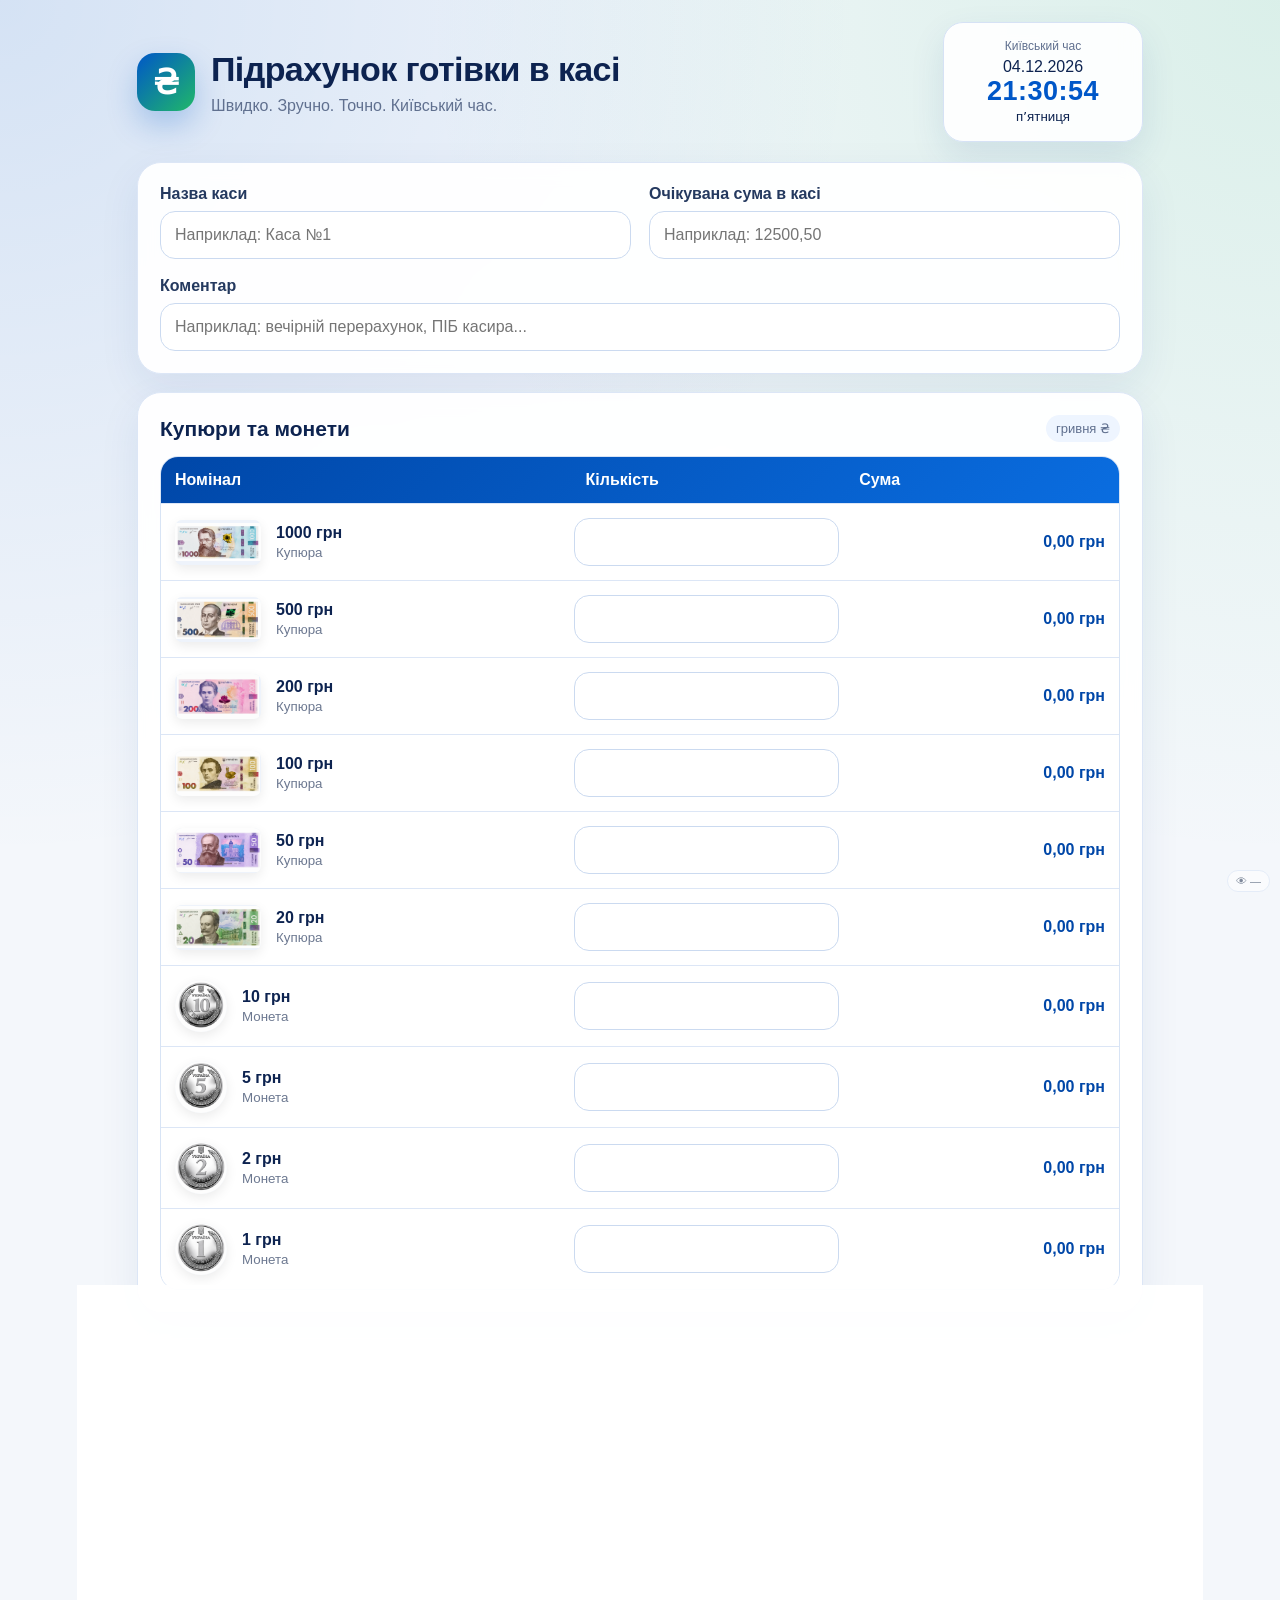
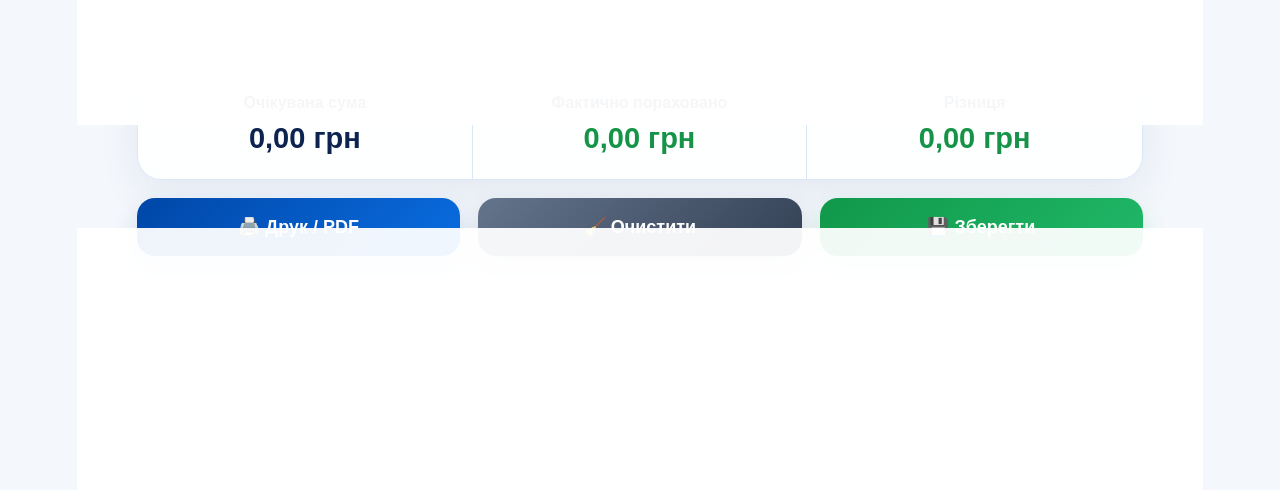
<file: index.html>
<!DOCTYPE html>
<html lang="uk">
<head>
  <meta charset="UTF-8" />
  <meta name="viewport" content="width=device-width, initial-scale=1.0" />

  <title>Підрахунок готівки в касі</title>

  <link rel="icon" href="favicon.svg" type="image/svg+xml" />
  <link rel="stylesheet" href="style.css" />
</head>
<body>

<div class="visitor-counter" title="Унікальні відвідувачі сайту">
  👁 <span id="visitorCounter">—</span>
</div>

<div class="app">

  <header class="header">
    <div class="brand">
      <div class="brand-icon">₴</div>
      <div>
        <h1>Підрахунок готівки в касі</h1>
        <p>Швидко. Зручно. Точно. Київський час.</p>
      </div>
    </div>

    <div class="clock">
      <div class="clock-label">Київський час</div>
      <div id="liveDate">--.--.----</div>
      <strong id="liveTime">--:--:--</strong>
      <small id="liveDay">---</small>
    </div>
  </header>

  <section class="card form-card">
    <label>
      Назва каси
      <input id="cashName" placeholder="Наприклад: Каса №1">
    </label>

    <label>
      Очікувана сума в касі
      <input id="expected" type="text" inputmode="decimal" placeholder="Наприклад: 12500,50">
    </label>

    <label class="wide">
      Коментар
      <input id="comment" placeholder="Наприклад: вечірній перерахунок, ПІБ касира...">
    </label>
  </section>

  <section class="card">
    <div class="section-title">
      <h2>Купюри та монети</h2>
      <span>гривня ₴</span>
    </div>

    <div class="table">
      <div class="table-head">
        <div>Номінал</div>
        <div>Кількість</div>
        <div>Сума</div>
      </div>

      <div id="moneyRows"></div>
    </div>
  </section>

  <section class="card">
    <div class="section-title">
      <h2>Додатково</h2>
      <span>додається до каси</span>
    </div>

    <div class="table">
      <div id="extraRows"></div>
    </div>
  </section>

  <section class="summary">
    <div>
      <span>Очікувана сума</span>
      <strong id="expectedTotal">0,00 грн</strong>
    </div>

    <div>
      <span>Фактично пораховано</span>
      <strong class="green" id="actualTotal">0,00 грн</strong>
    </div>

    <div>
      <span>Різниця</span>
      <strong id="differenceTotal">0,00 грн</strong>
    </div>
  </section>

  <div class="actions">
    <button onclick="printReport()">🖨️ Друк / PDF</button>
    <button class="clear" onclick="clearForm()">🧹 Очистити</button>
    <button class="save" onclick="saveCount()">💾 Зберегти</button>
  </div>

  <section class="card">
    <div class="section-title">
      <h2>📁 Архів перерахунків</h2>
      <span>останні 30</span>
    </div>

    <input id="searchHistory" class="search" placeholder="Пошук по даті, сумі, коментарю...">

    <div id="historyList" class="history"></div>
  </section>

</div>

<div id="printArea"></div>

<script src="script.js"></script>
</body>
</html>
</file>
<file: style.css>
* {
  box-sizing: border-box;
}

body {
  margin: 0;
  font-family: Arial, sans-serif;
  background:
    radial-gradient(circle at top left, rgba(0,87,200,.13), transparent 35%),
    radial-gradient(circle at top right, rgba(32,184,105,.12), transparent 35%),
    #f4f7fb;
  color: #0d2350;
}

.app {
  max-width: 1050px;
  margin: auto;
  padding: 22px;
}

.visitor-counter {
  position: fixed;
  right: 10px;
  bottom: 8px;
  z-index: 999;
  font-size: 11px;
  color: #3f4d67;
  background: rgba(255,255,255,0.86);
  border: 1px solid #dce6f6;
  padding: 4px 8px;
  border-radius: 20px;
  opacity: 0.65;
  user-select: none;
}

.header {
  display: flex;
  justify-content: space-between;
  gap: 20px;
  align-items: center;
  margin-bottom: 20px;
}

.brand {
  display: flex;
  align-items: center;
  gap: 16px;
}

.brand-icon {
  width: 58px;
  height: 58px;
  border-radius: 18px;
  background: linear-gradient(135deg, #0057c8, #20b869);
  color: white;
  display: grid;
  place-items: center;
  font-size: 34px;
  font-weight: 900;
  box-shadow: 0 14px 30px rgba(0,87,200,.25);
}

h1 {
  margin: 0;
  font-size: 34px;
  letter-spacing: -0.6px;
}

p {
  margin: 8px 0 0;
  color: #60708f;
}

.clock {
  background: rgba(255,255,255,.9);
  border: 1px solid #d6e2f5;
  border-radius: 20px;
  padding: 16px 28px;
  text-align: center;
  box-shadow: 0 14px 35px rgba(20,70,140,.10);
  min-width: 200px;
  backdrop-filter: blur(10px);
}

.clock-label {
  font-size: 12px;
  color: #60708f;
  margin-bottom: 5px;
}

.clock strong {
  display: block;
  font-size: 27px;
  color: #0057c8;
  letter-spacing: 0.5px;
}

.card {
  background: rgba(255,255,255,.94);
  border: 1px solid #dce6f6;
  border-radius: 24px;
  padding: 22px;
  margin-bottom: 18px;
  box-shadow: 0 14px 40px rgba(20,70,140,.08);
  backdrop-filter: blur(10px);
}

.form-card {
  display: grid;
  grid-template-columns: 1fr 1fr;
  gap: 18px;
}

.wide {
  grid-column: 1 / -1;
}

label {
  display: flex;
  flex-direction: column;
  gap: 8px;
  font-weight: bold;
  color: #24395f;
}

input {
  width: 100%;
  border: 1px solid #cbdaf0;
  border-radius: 15px;
  padding: 14px;
  font-size: 16px;
  outline: none;
  background: #fff;
  transition: .18s;
}

input:focus {
  border-color: #0057c8;
  box-shadow: 0 0 0 4px rgba(0,87,200,.09);
}

.section-title {
  display: flex;
  justify-content: space-between;
  align-items: center;
  margin-bottom: 14px;
  gap: 12px;
}

.section-title h2 {
  margin: 0;
  font-size: 21px;
}

.section-title span {
  font-size: 13px;
  color: #60708f;
  background: #eef5ff;
  padding: 6px 10px;
  border-radius: 999px;
}

.table {
  border: 1px solid #d8e4f5;
  border-radius: 18px;
  overflow: hidden;
  background: #fff;
}

.table-head,
.money-row,
.extra-row {
  display: grid;
  grid-template-columns: 1.5fr 1fr 1fr;
  align-items: center;
}

.table-head {
  background: linear-gradient(135deg, #0047a8, #0a6de0);
  color: #fff;
  font-weight: bold;
}

.table-head div,
.money-row,
.extra-row {
  padding: 14px;
}

.money-row,
.extra-row {
  border-top: 1px solid #dce6f6;
  background: #fff;
  transition: .15s;
}

.money-row:hover,
.extra-row:hover {
  background: #f8fbff;
}

.nominal {
  display: flex;
  align-items: center;
  gap: 15px;
  font-weight: bold;
}

.nominal img {
  width: 86px;
  height: 45px;
  object-fit: contain;
  border-radius: 7px;
  background: #eef3fb;
  box-shadow: 0 4px 12px rgba(0,0,0,.08);
}

.nominal img.coin-img {
  width: 52px;
  height: 52px;
  border-radius: 50%;
}

.nominal small {
  display: block;
  font-weight: normal;
  color: #6c7890;
  margin-top: 3px;
}

.sum {
  text-align: right;
  font-weight: 800;
  color: #0047a8;
  font-size: 16px;
}

.summary {
  display: grid;
  grid-template-columns: repeat(3, 1fr);
  background: rgba(255,255,255,.95);
  border: 1px solid #dce6f6;
  border-radius: 24px;
  margin-bottom: 18px;
  overflow: hidden;
  box-shadow: 0 14px 40px rgba(20,70,140,.08);
}

.summary div {
  padding: 24px;
  text-align: center;
  border-right: 1px solid #dce6f6;
}

.summary div:last-child {
  border-right: none;
}

.summary span {
  display: block;
  margin-bottom: 10px;
  color: #52627e;
  font-weight: bold;
}

.summary strong {
  font-size: 29px;
  color: #0d2350;
}

.green {
  color: #159447 !important;
}

.red {
  color: #d72828 !important;
}

.orange {
  color: #e68a00 !important;
}

.actions {
  display: grid;
  grid-template-columns: 1fr 1fr 1fr;
  gap: 18px;
  margin-bottom: 18px;
}

button {
  border: none;
  padding: 18px;
  border-radius: 18px;
  background: linear-gradient(135deg, #0047a8, #0a6de0);
  color: #fff;
  font-size: 18px;
  font-weight: bold;
  cursor: pointer;
  box-shadow: 0 12px 25px rgba(0,87,200,.18);
  transition: .18s;
}

button:hover {
  transform: translateY(-2px);
}

button.save {
  background: linear-gradient(135deg, #11984a, #20b869);
  box-shadow: 0 12px 25px rgba(32,184,105,.20);
}

button.clear {
  background: linear-gradient(135deg, #64748b, #334155);
  box-shadow: 0 12px 25px rgba(51,65,85,.18);
}

.search {
  margin-bottom: 15px;
}

.history-item {
  display: grid;
  grid-template-columns: 1fr auto;
  gap: 10px;
  padding: 15px;
  border: 1px solid #dce6f6;
  border-radius: 16px;
  margin-bottom: 10px;
  cursor: pointer;
  background: #f9fbff;
  transition: .15s;
}

.history-item:hover {
  background: #eef5ff;
  transform: translateY(-1px);
}

.history-item strong {
  color: #0047a8;
}

#printArea {
  display: none;
}

@media (max-width: 700px) {
  body {
    background:
      radial-gradient(circle at top, rgba(0,87,200,.16), transparent 32%),
      #f4f7fb;
  }

  .app {
    padding: 10px;
    padding-bottom: 25px;
  }

  .header {
    display: block;
    text-align: center;
    margin-bottom: 12px;
  }

  .brand {
    justify-content: center;
    align-items: center;
    flex-direction: column;
    gap: 8px;
  }

  .brand-icon {
    width: 52px;
    height: 52px;
    border-radius: 16px;
    font-size: 30px;
  }

  h1 {
    font-size: 24px;
    line-height: 1.15;
  }

  p {
    font-size: 14px;
  }

  .clock {
    margin-top: 14px;
    width: 100%;
    padding: 14px;
  }

  .clock strong {
    font-size: 25px;
  }

  .card {
    border-radius: 20px;
    padding: 14px;
    margin-bottom: 12px;
  }

  .form-card {
    grid-template-columns: 1fr;
    gap: 12px;
  }

  input {
    border-radius: 14px;
    padding: 13px;
    font-size: 16px;
  }

  .section-title h2 {
    font-size: 18px;
  }

  .section-title span {
    font-size: 12px;
  }

  .table {
    border-radius: 18px;
    border: none;
    background: transparent;
  }

  .table-head {
    display: none;
  }

  .money-row,
  .extra-row {
    grid-template-columns: 1fr;
    gap: 10px;
    border: 1px solid #dce6f6;
    border-radius: 18px;
    margin-bottom: 10px;
    padding: 13px;
    box-shadow: 0 8px 22px rgba(20,70,140,.06);
  }

  .money-row input,
  .extra-row input {
    background: #f9fbff;
    font-size: 20px;
    font-weight: 700;
    text-align: center;
  }

  .nominal {
    justify-content: space-between;
    gap: 10px;
  }

  .nominal img {
    width: 105px;
    height: 55px;
  }

  .nominal img.coin-img {
    width: 62px;
    height: 62px;
  }

  .sum {
    text-align: center;
    font-size: 22px;
    background: #eef5ff;
    padding: 10px;
    border-radius: 14px;
  }

  .summary {
    grid-template-columns: 1fr;
    border-radius: 20px;
    margin-bottom: 12px;
  }

  .summary div {
    border-right: none;
    border-bottom: 1px solid #dce6f6;
    padding: 18px;
  }

  .summary strong {
    font-size: 27px;
  }

  .actions {
    grid-template-columns: 1fr;
    gap: 10px;
  }

  button {
    padding: 17px;
    border-radius: 17px;
    font-size: 17px;
  }

  .history-item {
    grid-template-columns: 1fr;
  }

  .visitor-counter {
    font-size: 10px;
    right: 7px;
    bottom: 6px;
  }
}

@media print {
  @page {
    size: A4 portrait;
    margin: 6mm;
  }

  body {
    background: white;
    color: black;
  }

  .app,
  .visitor-counter {
    display: none !important;
  }

  #printArea {
    display: block !important;
  }

  .print-sheet {
    width: 100%;
    font-family: Arial, sans-serif;
    color: #111;
    font-size: 10px;
  }

  .print-title {
    text-align: center;
    font-size: 17px;
    font-weight: 900;
    margin-bottom: 3px;
  }

  .print-subtitle {
    text-align: center;
    font-size: 10px;
    margin-bottom: 6px;
  }

  .print-meta {
    display: grid;
    grid-template-columns: 1fr 1fr;
    gap: 5px;
    margin-bottom: 6px;
  }

  .print-box {
    border: 1px solid #222;
    padding: 4px;
    min-height: 22px;
  }

  .print-table {
    width: 100%;
    border-collapse: collapse;
    margin-bottom: 5px;
  }

  .print-table th,
  .print-table td {
    border: 1px solid #222;
    padding: 2.5px 5px;
    text-align: left;
  }

  .print-table th {
    background: #efefef;
  }

  .print-right {
    text-align: right !important;
  }

  .print-summary {
    display: grid;
    grid-template-columns: repeat(3, 1fr);
    gap: 5px;
    margin-top: 6px;
  }

  .print-summary div {
    border: 1px solid #222;
    padding: 6px;
    text-align: center;
  }

  .print-summary strong {
    display: block;
    margin-top: 3px;
    font-size: 14px;
  }

  .print-comment {
    border: 1px solid #222;
    padding: 5px;
    min-height: 28px;
    margin-top: 6px;
  }

  .print-signatures {
    display: grid;
    grid-template-columns: 1fr 1fr;
    gap: 35px;
    margin-top: 14px;
  }

  .print-signatures div {
    border-top: 1px solid #222;
    text-align: center;
    padding-top: 4px;
  }
}
</file>
